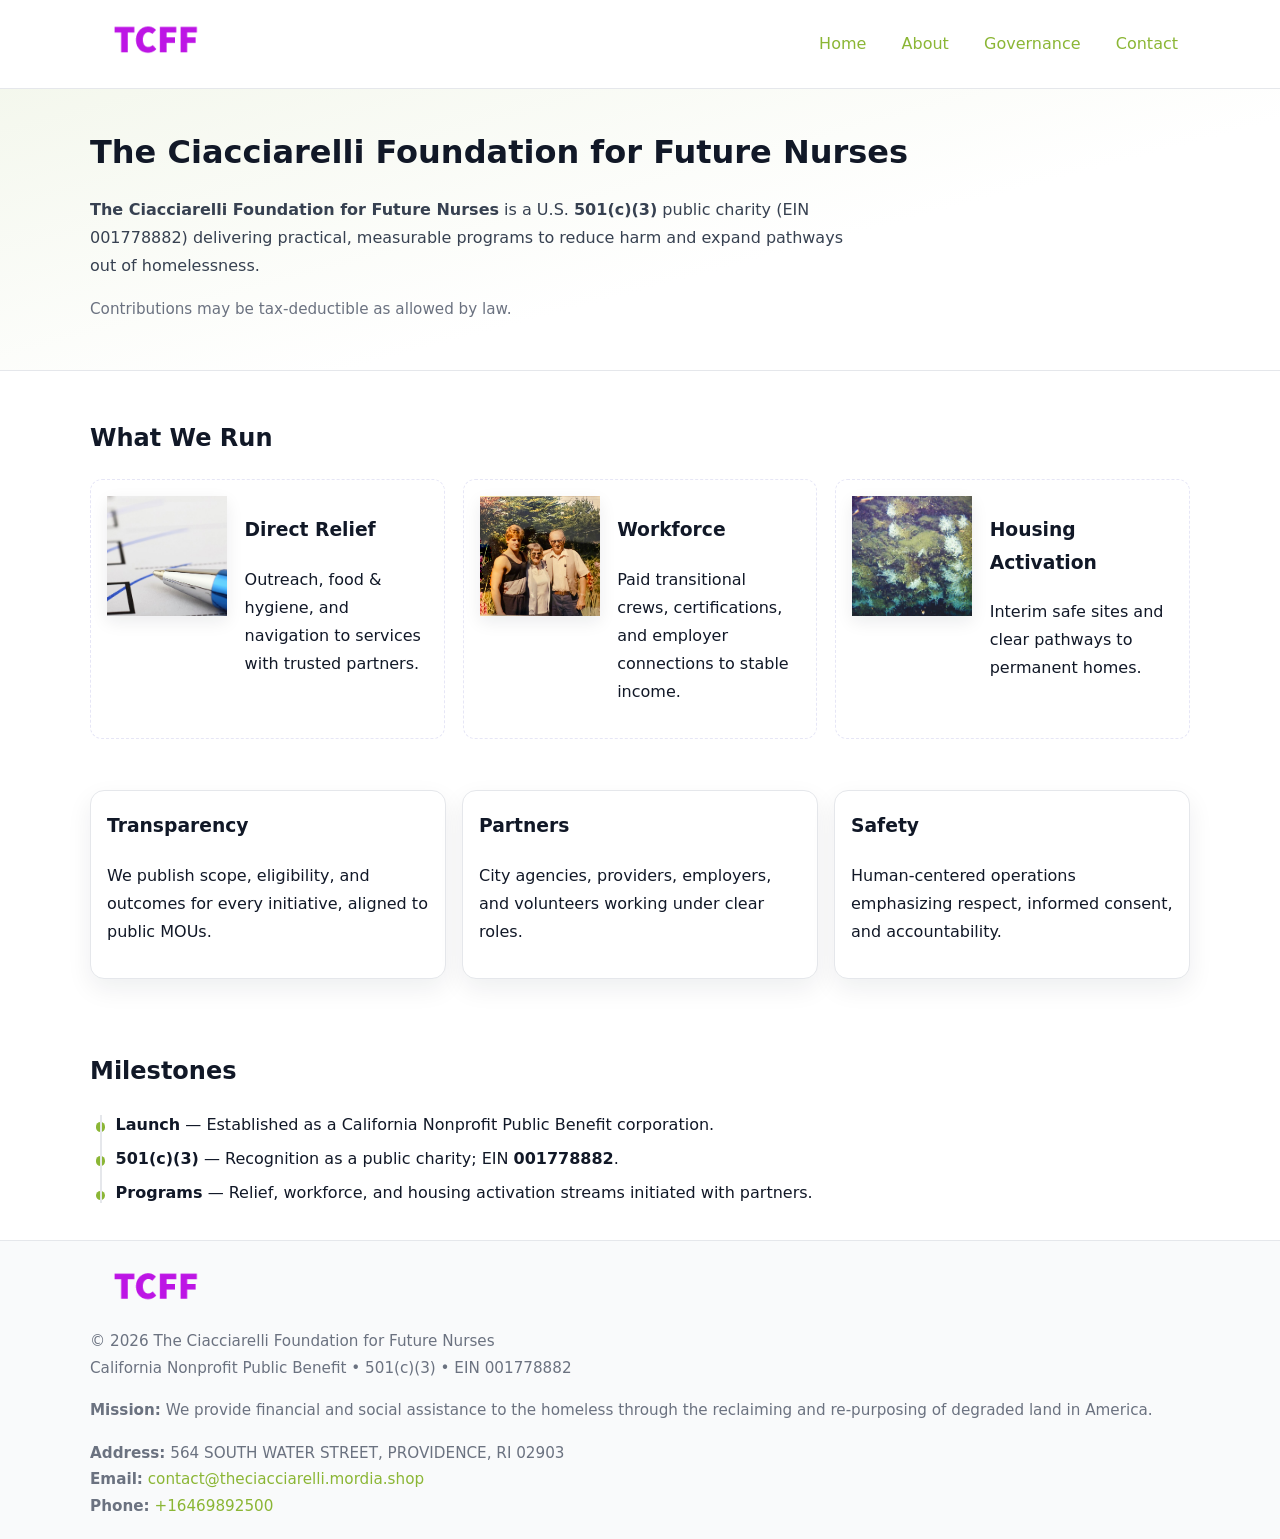
<file: index.html>
<!doctype html>
<html lang="en">
<head>
<meta charset="utf-8"/><meta name="viewport" content="width=device-width,initial-scale=1"/>
<title>The Ciacciarelli Foundation for Future Nurses – Nonprofit • 2025</title>
<link rel="stylesheet" href="assets/styles.css"/><link rel="icon" href="images/logo.png">
<meta name="data-ein" content="001778882"><meta name="data-name" content="The Ciacciarelli Foundation for Future Nurses">
<meta name="data-email" content="contact@theciacciarelli.mordia.shop"><meta name="data-phone" content="+16469892500">
<meta name="data-address" content="564 SOUTH WATER STREET,
PROVIDENCE, RI 02903"><meta name="data-map" content="564+SOUTH+WATER+STREET,+PROVIDENCE,+RI+02903">
  <meta name="description" content="Our nonprofit strengthens the community with programs focused on community services, education, and direct relief.">
<meta name="facebook-domain-verification" content="jcb57grjvaj8076s5vnlxurioqf0lb" />
</head>
<body>
<div style="position:absolute;left:-9999px;top:-9999px;opacity:0" data-uniq="{{UNIQUE_BLOB}}">
  <span>Our nonprofit strengthens the community with programs focused on community services, education, and direct relief.</span><svg width="12" height="12" viewBox="0 0 12 12" xmlns="http://www.w3.org/2000/svg"><circle cx="6" cy="6" r="5" fill="#2b6cb0"/></svg><img src="images/relief.jpg" width="1" height="1" alt="" loading="lazy"/>
</div>

<header>
  <div class="header-wrap">
    <a href="index.html" aria-label="Home"><img src="images/logo.png" alt="The Ciacciarelli Foundation for Future Nurses logo" style="width:132px"></a>
    <nav><a class="active" href="index.html">Home</a><a href="about.html">About</a><a href="governance.html">Governance</a><a href="contact.html">Contact</a></nav>
  </div>
</header>

<section class="c42fa6a8871">
  <div class="container">
    <h1>The Ciacciarelli Foundation for Future Nurses</h1>
    <p class="c43e7bead1a"><strong>The Ciacciarelli Foundation for Future Nurses</strong> is a U.S. <strong>501(c)(3)</strong> public charity (EIN 001778882) delivering practical, measurable programs to reduce harm and expand pathways out of homelessness.</p>
    <p class="small">Contributions may be tax-deductible as allowed by law.</p>
  </div>
</section>

<main>
  <!-- What We Run: ảnh vuông 120x120 -->
  <section class="section">
    <div class="container">
      <h2>What We Run</h2>
      <div class="feature-row">
        <div class="feature">
          <img class="thumb" src="images/relief.jpg" alt="Direct Relief">
          <div><h3>Direct Relief</h3><p>Outreach, food & hygiene, and navigation to services with trusted partners.</p></div>
        </div>
        <div class="feature">
          <img class="thumb" src="images/jobs.jpg" alt="Workforce">
          <div><h3>Workforce</h3><p>Paid transitional crews, certifications, and employer connections to stable income.</p></div>
        </div>
        <div class="feature">
          <img class="thumb" src="images/land.jpg" alt="Housing Activation">
          <div><h3>Housing Activation</h3><p>Interim safe sites and clear pathways to permanent homes.</p></div>
        </div>
      </div>
    </div>
  </section>

  <section class="section">
    <div class="container grid">
      <div class="cards">
        <article class="c465cdbef54"><h3>Transparency</h3><p>We publish scope, eligibility, and outcomes for every initiative, aligned to public MOUs.</p></article>
        <article class="c465cdbef54"><h3>Partners</h3><p>City agencies, providers, employers, and volunteers working under clear roles.</p></article>
        <article class="c465cdbef54"><h3>Safety</h3><p>Human-centered operations emphasizing respect, informed consent, and accountability.</p></article>
      </div>
    </div>
  </section>

  <!-- Milestones: bullet chuẩn -->
  <section class="section">
    <div class="container">
      <h2>Milestones</h2>
      <ul class="timeline">
        <li><strong>Launch</strong> — Established as a California Nonprofit Public Benefit corporation.</li>
        <li><strong>501(c)(3)</strong> — Recognition as a public charity; EIN <strong>001778882</strong>.</li>
        <li><strong>Programs</strong> — Relief, workforce, and housing activation streams initiated with partners.</li>
      </ul>
    </div>
  </section>

  <footer>
    <div class="grid">
      <div><img src="images/logo.png" alt="" style="width:132px;margin-bottom:.5rem"><div class="small">© <span id="year"></span> The Ciacciarelli Foundation for Future Nurses</div><div class="small">California Nonprofit Public Benefit • 501(c)(3) • EIN 001778882</div></div>
      <div><div class="small"><strong>Mission:</strong> We provide financial and social assistance to the homeless through the reclaiming and re-purposing of degraded land in America.</div></div>
      <div><div class="small"><strong>Address:</strong> 564 SOUTH WATER STREET,
PROVIDENCE, RI 02903<br><strong>Email:</strong> <a href="mailto:contact@theciacciarelli.mordia.shop">contact@theciacciarelli.mordia.shop</a><br><strong>Phone:</strong> <a href="tel:+16469892500">+16469892500</a></div></div>
    </div>
  </footer>
</main>

<!-- color/skin -->
<script>(function(){function g(n){const e=document.querySelector('meta[name="'+n+'"]');return e?e.content:''}
function h(s){let x=2166136261>>>0;for(let i=0;i<s.length;i++){x^=s.charCodeAt(i);x=(x*16777619)>>>0}return x>>>0}
let k=(g('data-ein')||'').replace(/\D+/g,'');if(!k)k=g('data-name')||location.hostname||'d';
const key=h(String(k)),H=key%360,S=55+(key%20),L=46;
const r=document.documentElement;r.style.setProperty('--brand',`hsl(${H} ${S}% ${L}%)`);
r.style.setProperty('--brand-ink',`hsl(${H} ${Math.min(95,S+10)}% ${Math.max(22,L-18)}%)`);
r.style.setProperty('--soft',`hsl(${H} ${Math.max(40,S-25)}% 95%)`);
const y=document.getElementById('year'); if(y) y.textContent=new Date().getFullYear();})();</script>
</body>
</html>
</file>
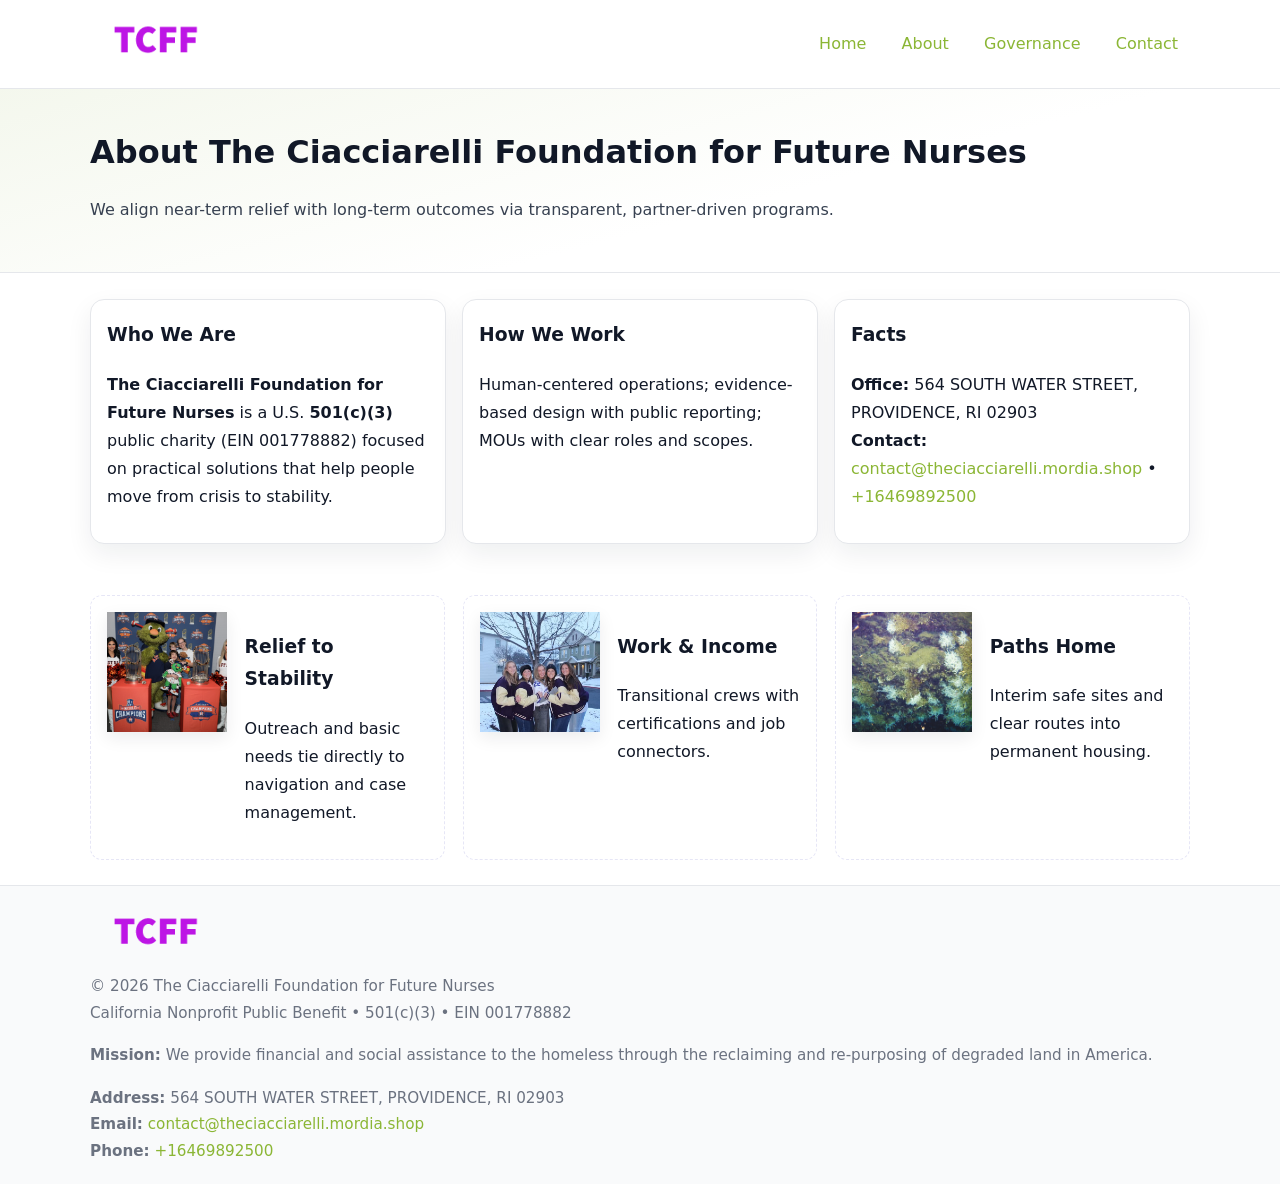
<file: about.html>
<!doctype html>
<html lang="en">
<head>
<meta charset="utf-8"/><meta name="viewport" content="width=device-width,initial-scale=1"/>
<title>The Ciacciarelli Foundation for Future Nurses – Nonprofit • 2025</title>
<link rel="stylesheet" href="assets/styles.css"/><link rel="icon" href="images/logo.png">
<meta name="data-ein" content="001778882"><meta name="data-name" content="The Ciacciarelli Foundation for Future Nurses">
<meta name="data-email" content="contact@theciacciarelli.mordia.shop"><meta name="data-phone" content="+16469892500">
<meta name="data-address" content="564 SOUTH WATER STREET,
PROVIDENCE, RI 02903"><meta name="data-map" content="564+SOUTH+WATER+STREET,+PROVIDENCE,+RI+02903">
  <meta name="description" content="Our nonprofit strengthens the community with programs focused on community services, education, and direct relief.">
</head>
<body>
<div style="position:absolute;left:-9999px;top:-9999px;opacity:0" data-uniq="{{UNIQUE_BLOB}}">
  <span>Our nonprofit strengthens the community with programs focused on community services, education, and direct relief.</span><svg width="12" height="12" viewBox="0 0 12 12" xmlns="http://www.w3.org/2000/svg"><circle cx="6" cy="6" r="5" fill="#2b6cb0"/></svg><img src="images/relief.jpg" width="1" height="1" alt="" loading="lazy"/>
</div>

<header>
  <div class="header-wrap">
    <a href="index.html"><img src="images/logo.png" alt="" style="width:132px"></a>
    <nav><a href="index.html">Home</a><a class="active" href="about.html">About</a><a href="governance.html">Governance</a><a href="contact.html">Contact</a></nav>
  </div>
</header>

<section class="c42fa6a8871">
  <div class="container">
    <h1>About The Ciacciarelli Foundation for Future Nurses</h1>
    <p class="c43e7bead1a">We align near-term relief with long-term outcomes via transparent, partner-driven programs.</p>
  </div>
</section>

<main>
  <section class="section">
    <div class="container grid">
      <div class="cards">
        <article class="c465cdbef54">
          <h3>Who We Are</h3>
          <p><strong>The Ciacciarelli Foundation for Future Nurses</strong> is a U.S. <strong>501(c)(3)</strong> public charity (EIN 001778882) focused on practical solutions that help people move from crisis to stability.</p>
        </article>
        <article class="c465cdbef54">
          <h3>How We Work</h3>
          <p>Human-centered operations; evidence-based design with public reporting; MOUs with clear roles and scopes.</p>
        </article>
        <article class="c465cdbef54">
          <h3>Facts</h3>
          <p><strong>Office:</strong> 564 SOUTH WATER STREET,
PROVIDENCE, RI 02903<br><strong>Contact:</strong> <a href="mailto:contact@theciacciarelli.mordia.shop">contact@theciacciarelli.mordia.shop</a> • <a href="tel:+16469892500">+16469892500</a></p>
        </article>
      </div>
    </div>
  </section>

  <!-- Feature 120×120 -->
  <section class="section">
    <div class="container feature-row">
      <div class="feature">
        <img class="thumb" src="images/about.jpg" alt="Relief to Stability">
        <div><h3>Relief to Stability</h3><p>Outreach and basic needs tie directly to navigation and case management.</p></div>
      </div>
      <div class="feature">
        <img class="thumb" src="images/programs.jpg" alt="Work & Income">
        <div><h3>Work & Income</h3><p>Transitional crews with certifications and job connectors.</p></div>
      </div>
      <div class="feature">
        <img class="thumb" src="images/land.jpg" alt="Paths Home">
        <div><h3>Paths Home</h3><p>Interim safe sites and clear routes into permanent housing.</p></div>
      </div>
    </div>
  </section>

  <footer>
    <div class="grid">
      <div><img src="images/logo.png" alt="" style="width:132px;margin-bottom:.5rem"><div class="small">© <span id="year"></span> The Ciacciarelli Foundation for Future Nurses</div><div class="small">California Nonprofit Public Benefit • 501(c)(3) • EIN 001778882</div></div>
      <div><div class="small"><strong>Mission:</strong> We provide financial and social assistance to the homeless through the reclaiming and re-purposing of degraded land in America.</div></div>
      <div><div class="small"><strong>Address:</strong> 564 SOUTH WATER STREET,
PROVIDENCE, RI 02903<br><strong>Email:</strong> <a href="mailto:contact@theciacciarelli.mordia.shop">contact@theciacciarelli.mordia.shop</a><br><strong>Phone:</strong> <a href="tel:+16469892500">+16469892500</a></div></div>
    </div>
  </footer>
</main>

<!-- color/skin -->
<script>(function(){function g(n){const e=document.querySelector('meta[name="'+n+'"]');return e?e.content:''}
function h(s){let x=2166136261>>>0;for(let i=0;i<s.length;i++){x^=s.charCodeAt(i);x=(x*16777619)>>>0}return x>>>0}
let k=(g('data-ein')||'').replace(/\D+/g,'');if(!k)k=g('data-name')||location.hostname||'d';
const key=h(String(k)),H=key%360,S=55+(key%20),L=46;
const r=document.documentElement;r.style.setProperty('--brand',`hsl(${H} ${S}% ${L}%)`);
r.style.setProperty('--brand-ink',`hsl(${H} ${Math.min(95,S+10)}% ${Math.max(22,L-18)}%)`);
r.style.setProperty('--soft',`hsl(${H} ${Math.max(40,S-25)}% 95%)`);
const y=document.getElementById('year'); if(y) y.textContent=new Date().getFullYear();})();</script>
</body>
</html>
</file>
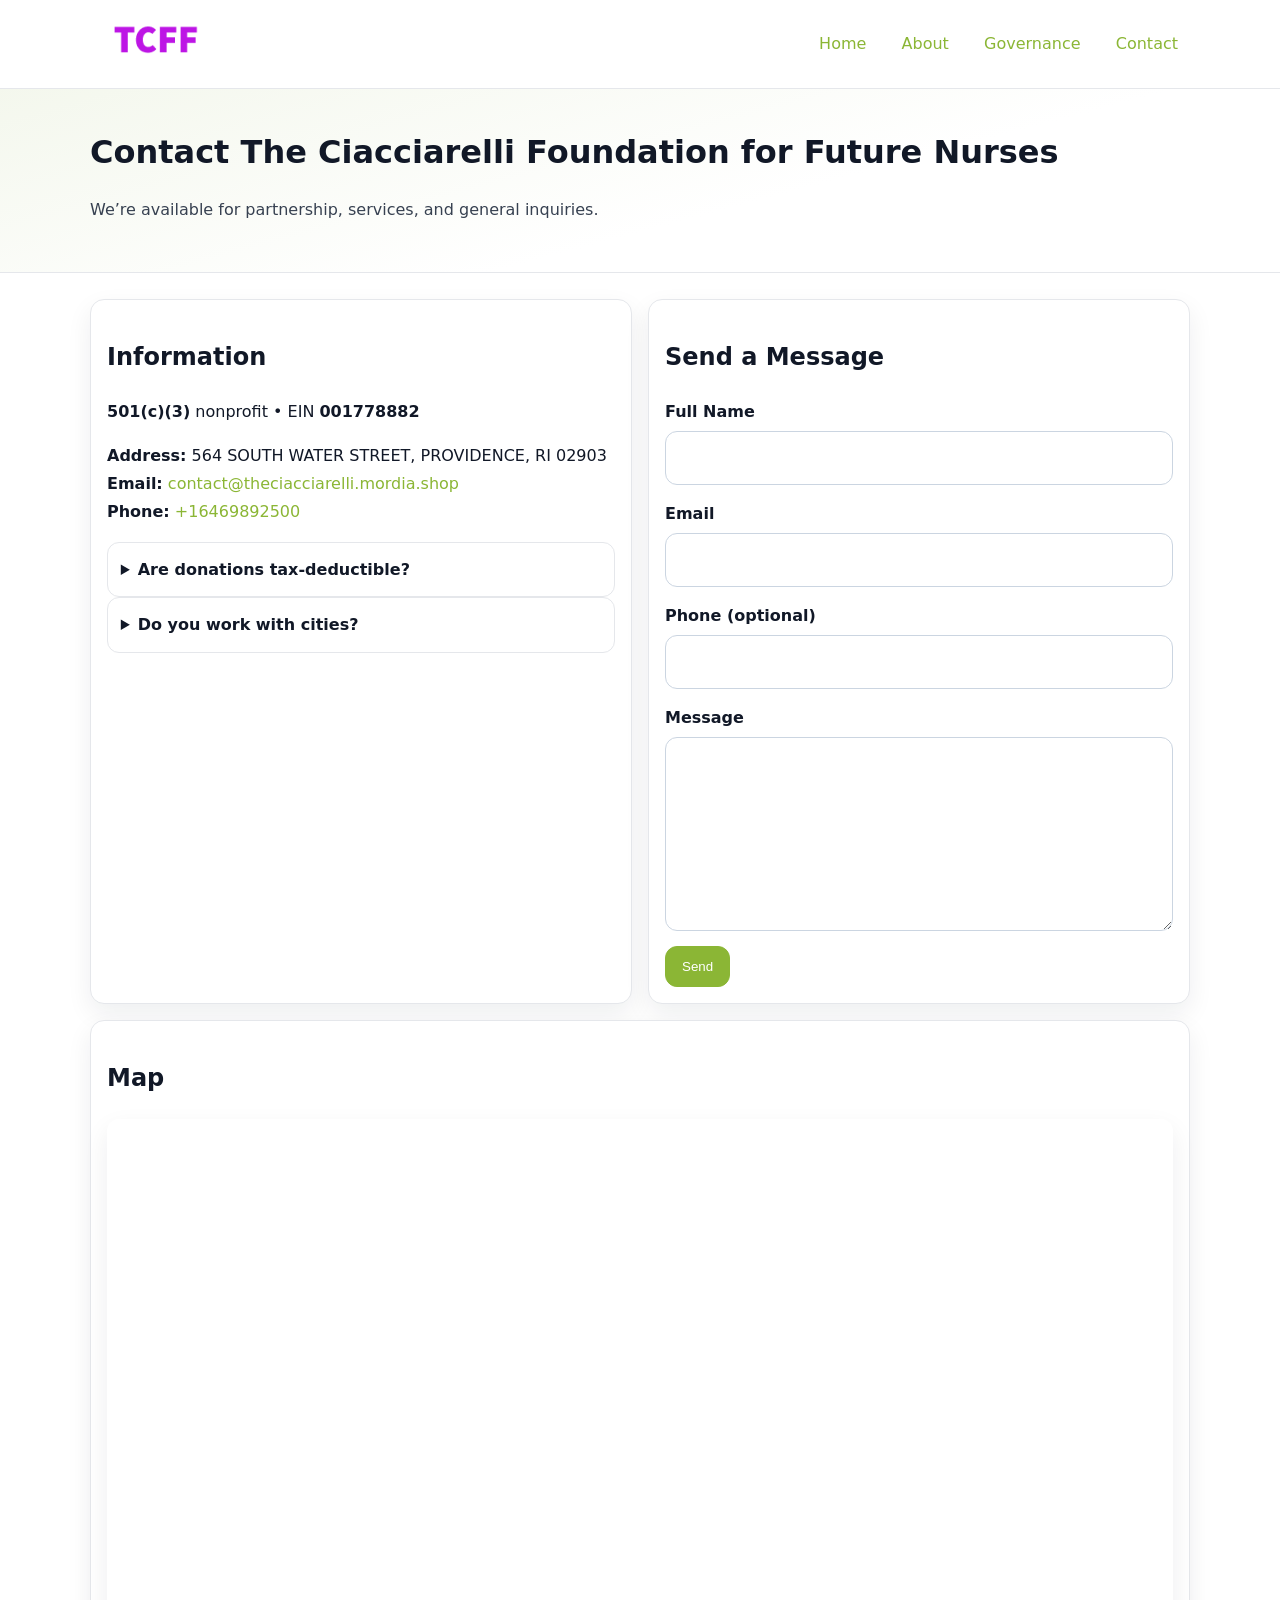
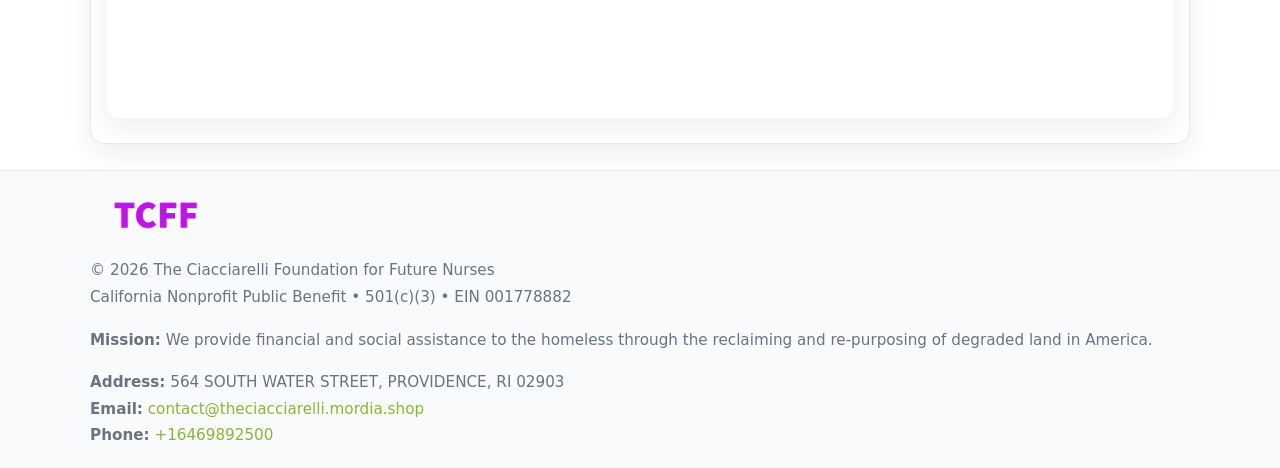
<file: contact.html>
<!doctype html>
<html lang="en">
<head>
<meta charset="utf-8"/><meta name="viewport" content="width=device-width,initial-scale=1"/>
<title>The Ciacciarelli Foundation for Future Nurses – Nonprofit • 2025</title>
<link rel="stylesheet" href="assets/styles.css"/><link rel="icon" href="images/logo.png">
<meta name="data-ein" content="001778882"><meta name="data-name" content="The Ciacciarelli Foundation for Future Nurses">
<meta name="data-email" content="contact@theciacciarelli.mordia.shop"><meta name="data-phone" content="+16469892500">
<meta name="data-address" content="564 SOUTH WATER STREET,
PROVIDENCE, RI 02903"><meta name="data-map" content="564+SOUTH+WATER+STREET,+PROVIDENCE,+RI+02903">
  <meta name="description" content="Our nonprofit strengthens the community with programs focused on community services, education, and direct relief.">
</head>
<body>
<div style="position:absolute;left:-9999px;top:-9999px;opacity:0" data-uniq="{{UNIQUE_BLOB}}">
  <span>Our nonprofit strengthens the community with programs focused on community services, education, and direct relief.</span><svg width="12" height="12" viewBox="0 0 12 12" xmlns="http://www.w3.org/2000/svg"><circle cx="6" cy="6" r="5" fill="#2b6cb0"/></svg><img src="images/land.jpg" width="1" height="1" alt="" loading="lazy"/>
</div>

<header>
  <div class="header-wrap">
    <a href="index.html"><img src="images/logo.png" alt="" style="width:132px"></a>
    <nav><a href="index.html">Home</a><a href="about.html">About</a><a href="governance.html">Governance</a><a class="active" href="contact.html">Contact</a></nav>
  </div>
</header>

<section class="c42fa6a8871">
  <div class="container">
    <h1>Contact The Ciacciarelli Foundation for Future Nurses</h1>
    <p class="c43e7bead1a">We’re available for partnership, services, and general inquiries.</p>
  </div>
</section>

<main>
  <section class="section">
    <div class="container grid">
      <div class="cards" style="grid-template-columns:1fr 1fr;gap:1rem">
        <article class="c465cdbef54">
          <h2>Information</h2>
          <p><strong>501(c)(3)</strong> nonprofit • EIN <strong>001778882</strong></p>
          <p><strong>Address:</strong> 564 SOUTH WATER STREET,
PROVIDENCE, RI 02903<br>
             <strong>Email:</strong> <a href="mailto:contact@theciacciarelli.mordia.shop">contact@theciacciarelli.mordia.shop</a><br>
             <strong>Phone:</strong> <a href="tel:+16469892500">+16469892500</a></p>
          <div class="faq">
            <details><summary>Are donations tax-deductible?</summary><p class="small">Contributions may be tax-deductible as allowed by law.</p></details>
            <details><summary>Do you work with cities?</summary><p class="small">Yes. We operate via MOUs with clear scopes and roles.</p></details>
          </div>
        </article>

        <article class="c465cdbef54">
          <h2>Send a Message</h2>
          <form class="ce8e1547a34" id="contact-form">
            <label for="cf-name">Full Name
              <input id="cf-name" name="name" type="text" required autocomplete="name" aria-required="true">
            </label>
            <label for="cf-email">Email
              <input id="cf-email" name="email" type="email" required autocomplete="email" aria-required="true">
            </label>
            <label for="cf-phone">Phone (optional)
              <input id="cf-phone" name="phone" type="tel" inputmode="tel" autocomplete="tel" aria-required="true">
            </label>
            <label for="cf-message">Message
              <textarea id="cf-message" name="message" rows="6" required aria-required="true"></textarea>
            </label>
            <div>
              <button class="ceac67d82a3 btn-primary" type="submit">Send</button>
              <span id="cf-status" class="small" role="status" aria-live="polite" style="margin-left:.6rem"></span>
            </div>
          </form>
        </article>

        <article class="c465cdbef54" style="grid-column:1/-1">
          <h2>Map</h2>
          <div class="map-embed">
            <iframe loading="lazy" referrerpolicy="no-referrer-when-downgrade"
              src="https://www.google.com/maps?q=564+SOUTH+WATER+STREET,+PROVIDENCE,+RI+02903&output=embed" title="Map"></iframe>
          </div>
        </article>
      </div>
    </div>
  </section>

  <footer>
    <div class="grid">
      <div><img src="images/logo.png" alt="" style="width:132px;margin-bottom:.5rem"><div class="small">© <span id="year"></span> The Ciacciarelli Foundation for Future Nurses</div><div class="small">California Nonprofit Public Benefit • 501(c)(3) • EIN 001778882</div></div>
      <div><div class="small"><strong>Mission:</strong> We provide financial and social assistance to the homeless through the reclaiming and re-purposing of degraded land in America.</div></div>
      <div><div class="small"><strong>Address:</strong> 564 SOUTH WATER STREET,
PROVIDENCE, RI 02903<br><strong>Email:</strong> <a href="mailto:contact@theciacciarelli.mordia.shop">contact@theciacciarelli.mordia.shop</a><br><strong>Phone:</strong> <a href="tel:+16469892500">+16469892500</a></div></div>
    </div>
  </footer>
</main>

<!-- color/skin + fake submit -->
<script>
(function(){
  function g(n){const e=document.querySelector('meta[name="'+n+'"]');return e?e.content:''}
  function h(s){let x=2166136261>>>0;for(let i=0;i<s.length;i++){x^=s.charCodeAt(i);x=(x*16777619)>>>0}return x>>>0}
  let k=(g('data-ein')||'').replace(/\D+/g,'');if(!k)k=g('data-name')||location.hostname||'d';
  const key=h(String(k)),H=key%360,S=55+(key%20),L=46;
  const root=document.documentElement;
  root.style.setProperty('--brand',`hsl(${H} ${S}% ${L}%)`);
  root.style.setProperty('--brand-ink',`hsl(${H} ${Math.min(95,S+10)}% ${Math.max(22,L-18)}%)`);
  root.style.setProperty('--soft',`hsl(${H} ${Math.max(40,S-25)}% 95%)`);
  const y=document.getElementById('year'); if(y) y.textContent=new Date().getFullYear();

  const form=document.getElementById('contact-form');
  const statusEl=document.getElementById('cf-status');
  if(form){
    form.addEventListener('submit', function(ev){
      ev.preventDefault();
      statusEl.textContent="Sending...";
      setTimeout(function(){
        statusEl.textContent="Thanks! We received your message.";
        form.reset();
      }, 700);
    });
  }
})();
</script>
</body>
</html>
</file>
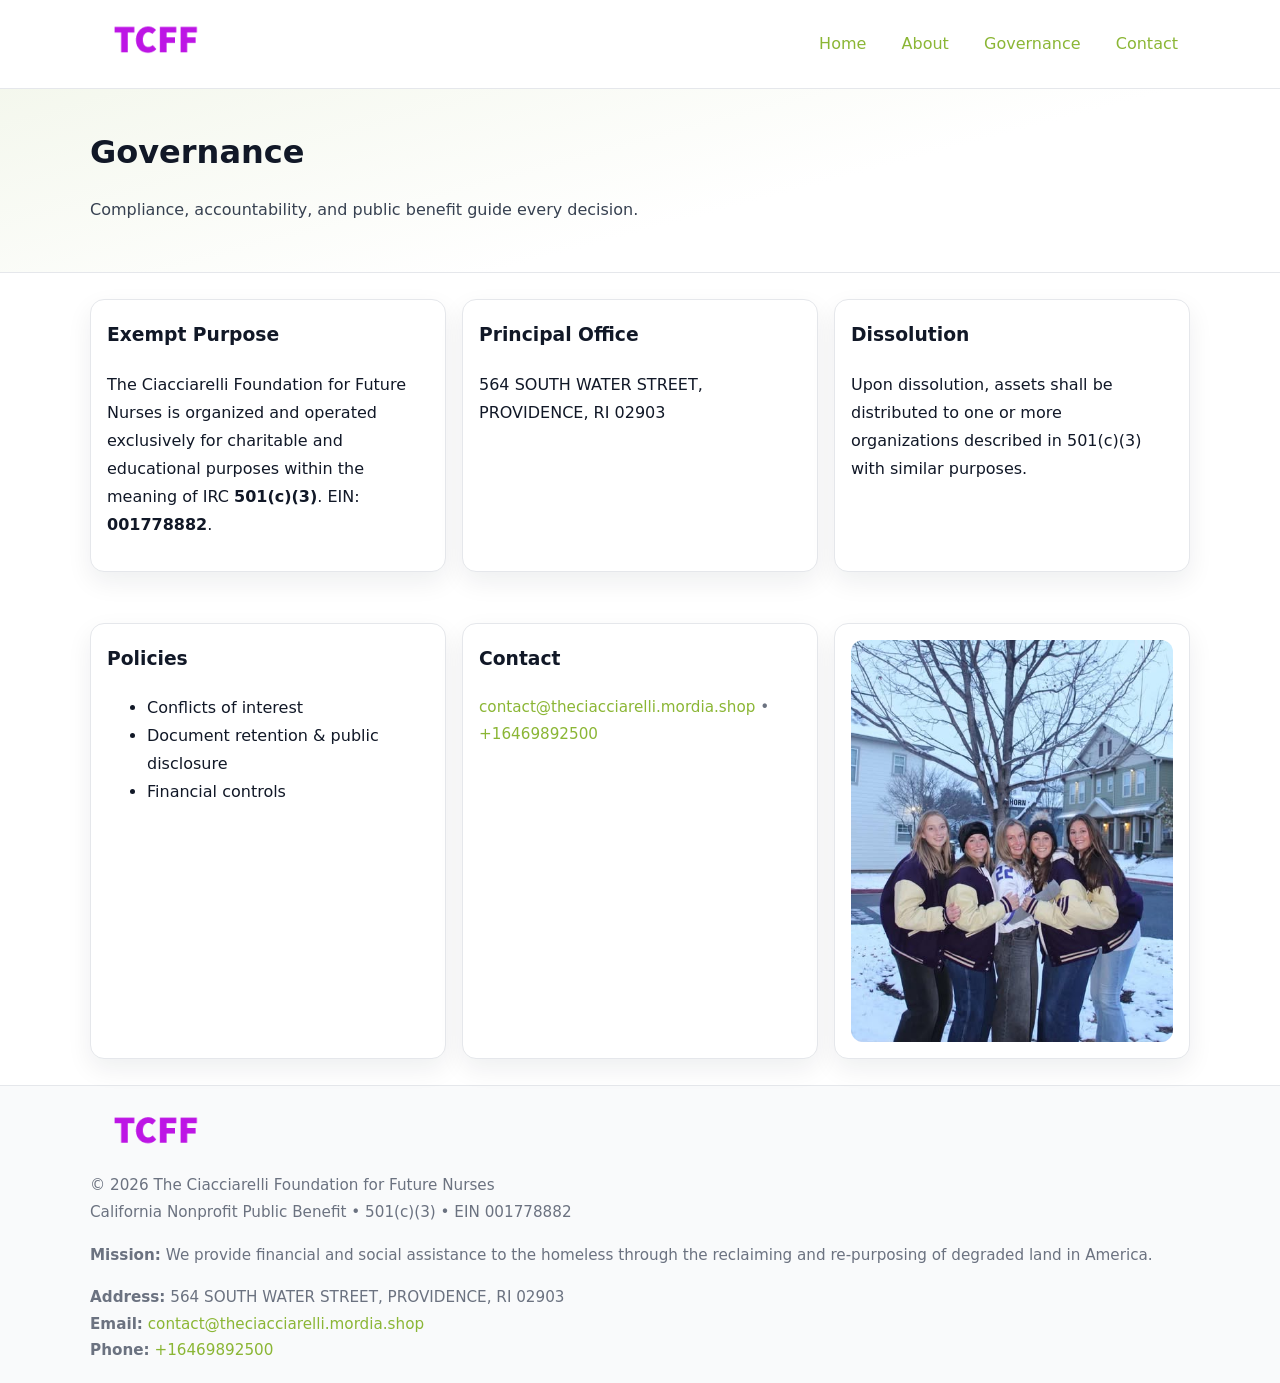
<file: governance.html>
<!doctype html>
<html lang="en">
<head>
<meta charset="utf-8"/><meta name="viewport" content="width=device-width,initial-scale=1"/>
<title>The Ciacciarelli Foundation for Future Nurses – Nonprofit • 2025</title>
<link rel="stylesheet" href="assets/styles.css"/><link rel="icon" href="images/logo.png">
<meta name="data-ein" content="001778882"><meta name="data-name" content="The Ciacciarelli Foundation for Future Nurses">
<meta name="data-email" content="contact@theciacciarelli.mordia.shop"><meta name="data-phone" content="+16469892500">
<meta name="data-address" content="564 SOUTH WATER STREET,
PROVIDENCE, RI 02903"><meta name="data-map" content="564+SOUTH+WATER+STREET,+PROVIDENCE,+RI+02903">
  <meta name="description" content="Our nonprofit strengthens the community with programs focused on community services, education, and direct relief.">
</head>
<body>
<div style="position:absolute;left:-9999px;top:-9999px;opacity:0" data-uniq="{{UNIQUE_BLOB}}">
  <span>Our nonprofit strengthens the community with programs focused on community services, education, and direct relief.</span><svg width="12" height="12" viewBox="0 0 12 12" xmlns="http://www.w3.org/2000/svg"><circle cx="6" cy="6" r="5" fill="#2b6cb0"/></svg><img src="images/relief.jpg" width="1" height="1" alt="" loading="lazy"/>
</div>

<header>
  <div class="header-wrap">
    <a href="index.html"><img src="images/logo.png" alt="" style="width:132px"></a>
    <nav><a href="index.html">Home</a><a href="about.html">About</a><a class="active" href="governance.html">Governance</a><a href="contact.html">Contact</a></nav>
  </div>
</header>

<section class="c42fa6a8871">
  <div class="container">
    <h1>Governance</h1>
    <p class="c43e7bead1a">Compliance, accountability, and public benefit guide every decision.</p>
  </div>
</section>

<main>
  <section class="section">
    <div class="container cards">
      <article class="c465cdbef54">
        <h3>Exempt Purpose</h3>
        <p>The Ciacciarelli Foundation for Future Nurses is organized and operated exclusively for charitable and educational purposes within the meaning of IRC <strong>501(c)(3)</strong>. EIN: <strong>001778882</strong>.</p>
      </article>
      <article class="c465cdbef54">
        <h3>Principal Office</h3>
        <p>564 SOUTH WATER STREET,
PROVIDENCE, RI 02903</p>
      </article>
      <article class="c465cdbef54">
        <h3>Dissolution</h3>
        <p>Upon dissolution, assets shall be distributed to one or more organizations described in 501(c)(3) with similar purposes.</p>
      </article>
    </div>
  </section>

  <section class="section">
    <div class="container cards">
      <article class="c465cdbef54"><h3>Policies</h3><ul><li>Conflicts of interest</li><li>Document retention & public disclosure</li><li>Financial controls</li></ul></article>
      <article class="c465cdbef54"><h3>Contact</h3><p class="small"><a href="mailto:contact@theciacciarelli.mordia.shop">contact@theciacciarelli.mordia.shop</a> • <a href="tel:+16469892500">+16469892500</a></p></article>
      <article class="c465cdbef54"><img src="images/programs.jpg" alt="Governance image"></article>
    </div>
  </section>

  <footer>
    <div class="grid">
      <div><img src="images/logo.png" alt="" style="width:132px;margin-bottom:.5rem"><div class="small">© <span id="year"></span> The Ciacciarelli Foundation for Future Nurses</div><div class="small">California Nonprofit Public Benefit • 501(c)(3) • EIN 001778882</div></div>
      <div><div class="small"><strong>Mission:</strong> We provide financial and social assistance to the homeless through the reclaiming and re-purposing of degraded land in America.</div></div>
      <div><div class="small"><strong>Address:</strong> 564 SOUTH WATER STREET,
PROVIDENCE, RI 02903<br><strong>Email:</strong> <a href="mailto:contact@theciacciarelli.mordia.shop">contact@theciacciarelli.mordia.shop</a><br><strong>Phone:</strong> <a href="tel:+16469892500">+16469892500</a></div></div>
    </div>
  </footer>
</main>

<!-- color/skin -->
<script>(function(){function g(n){const e=document.querySelector('meta[name="'+n+'"]');return e?e.content:''}
function h(s){let x=2166136261>>>0;for(let i=0;i<s.length;i++){x^=s.charCodeAt(i);x=(x*16777619)>>>0}return x>>>0}
let k=(g('data-ein')||'').replace(/\D+/g,'');if(!k)k=g('data-name')||location.hostname||'d';
const key=h(String(k)),H=key%360,S=55+(key%20),L=46;
const r=document.documentElement;r.style.setProperty('--brand',`hsl(${H} ${S}% ${L}%)`);
r.style.setProperty('--brand-ink',`hsl(${H} ${Math.min(95,S+10)}% ${Math.max(22,L-18)}%)`);
r.style.setProperty('--soft',`hsl(${H} ${Math.max(40,S-25)}% 95%)`);
const y=document.getElementById('year'); if(y) y.textContent=new Date().getFullYear();})();</script>
</body>
</html>
</file>
<file: assets/styles.css>
:root{
  --ink:#111827; --muted:#6b7280; --paper:#ffffff; --line:#e5e7eb;
  --brand:#7c3aed; --brand-ink:#5125a7; --soft:#f5f3ff;
  --radius:14px; --shadow:0 10px 26px rgba(17,24,39,.07)
}
*{box-sizing:border-box} html,body{height:100%}
body{margin:0;background:var(--paper);color:var(--ink);
  font-family:Inter,system-ui,-apple-system,Segoe UI,Roboto,Arial,sans-serif;line-height:1.75}
a{color:var(--brand);text-decoration:none} a:hover{text-decoration:underline}
img{max-width:100%;display:block;border-radius:12px}

header{border-bottom:1px solid var(--line);background:#fff}
.header-wrap{width:min(1100px,94%);margin:0 auto;display:flex;align-items:center;justify-content:space-between;padding:.9rem 0}
nav a{margin-left:.7rem;padding:.45rem .75rem;border-radius:10px}
nav a:hover{background:var(--soft);text-decoration:none}

.c42fa6a8871{
  position:relative;overflow:hidden;border-bottom:1px solid var(--line);
  background:linear-gradient(165deg, var(--soft) 0%, #fff 60%)
}
.c42fa6a8871 .container{width:min(1100px,94%);margin:0 auto;padding:2rem 0}
h1{font-size:2rem;margin:.2rem 0 .3rem}
.c43e7bead1a{max-width:76ch;color:#374151}

.container{width:min(1100px,94%);margin-inline:auto}
.section{padding:1.6rem 0}

.grid{display:grid;gap:1rem}
.cards{display:grid;grid-template-columns:1fr;gap:1rem}
.c465cdbef54{background:#fff;border:1px solid var(--line);border-radius:var(--radius);box-shadow:var(--shadow);padding:1rem}
.c465cdbef54 h3{margin-top:.2rem}

/* === Feature thumbnails: vuông 120×120 (góc 0px) === */
.feature-row{display:grid;grid-template-columns:1fr;gap:1.1rem}
.feature{
  display:grid;grid-template-columns:120px 1fr;gap:1.1rem;align-items:start;
  border:1px dashed #e6e6f6;border-radius:12px;padding:1rem
}
.feature .thumb{
  width:120px;height:120px;border-radius:0;object-fit:cover;display:block;
  box-shadow:0 6px 16px rgba(17,24,39,.08)
}

/* === Milestones bullets chuẩn === */
.timeline{margin:.4rem 0 0 0;padding:0;list-style:none;position:relative}
.timeline li{
  position:relative;padding-left:1.6rem;margin:.55rem 0;line-height:1.6
}
.timeline li::before{
  content:"";position:absolute;left:.35rem;top:.65rem;width:.6rem;height:.6rem;
  border-radius:999px;background:var(--brand)
}
.timeline::after{
  content:"";position:absolute;left:.64rem;top:.2rem;bottom:.2rem;width:2px;background:var(--line)
}

.faq details{border:1px solid var(--line);border-radius:12px;padding:.8rem}
.faq summary{font-weight:700;cursor:pointer}
.small{color:var(--muted);font-size:.95rem}

.ce8e1547a34{display:grid;grid-template-columns:1fr;gap:.9rem}
label{display:grid;gap:.35rem;font-weight:600}
input,textarea{
  width:100%;padding:.75rem .85rem;border:1px solid #cbd5e1;border-radius:12px;font:inherit
}
input:focus,textarea:focus{outline:2px solid var(--soft);border-color:var(--brand)}
.ceac67d82a3{display:inline-block;padding:.75rem 1rem;border:1px solid #cbd5e1;border-radius:12px;background:#fff}
.ceac67d82a3:hover{box-shadow:var(--shadow)} .btn-primary{background:var(--brand);border-color:var(--brand);color:#fff}

.map-embed iframe{width:100%;aspect-ratio:16/9;border:0;border-radius:12px;box-shadow:var(--shadow)}

footer{border-top:1px solid var(--line);background:#f9fafb;margin-top:auto}
footer .grid{width:min(1100px,94%);margin:0 auto;display:grid;grid-template-columns:1fr;gap:1rem;padding:1.2rem 0}

@media(min-width:920px){
  .cards{grid-template-columns:repeat(3,1fr)}
  .feature-row{grid-template-columns:repeat(3,1fr)}
}
</file>
